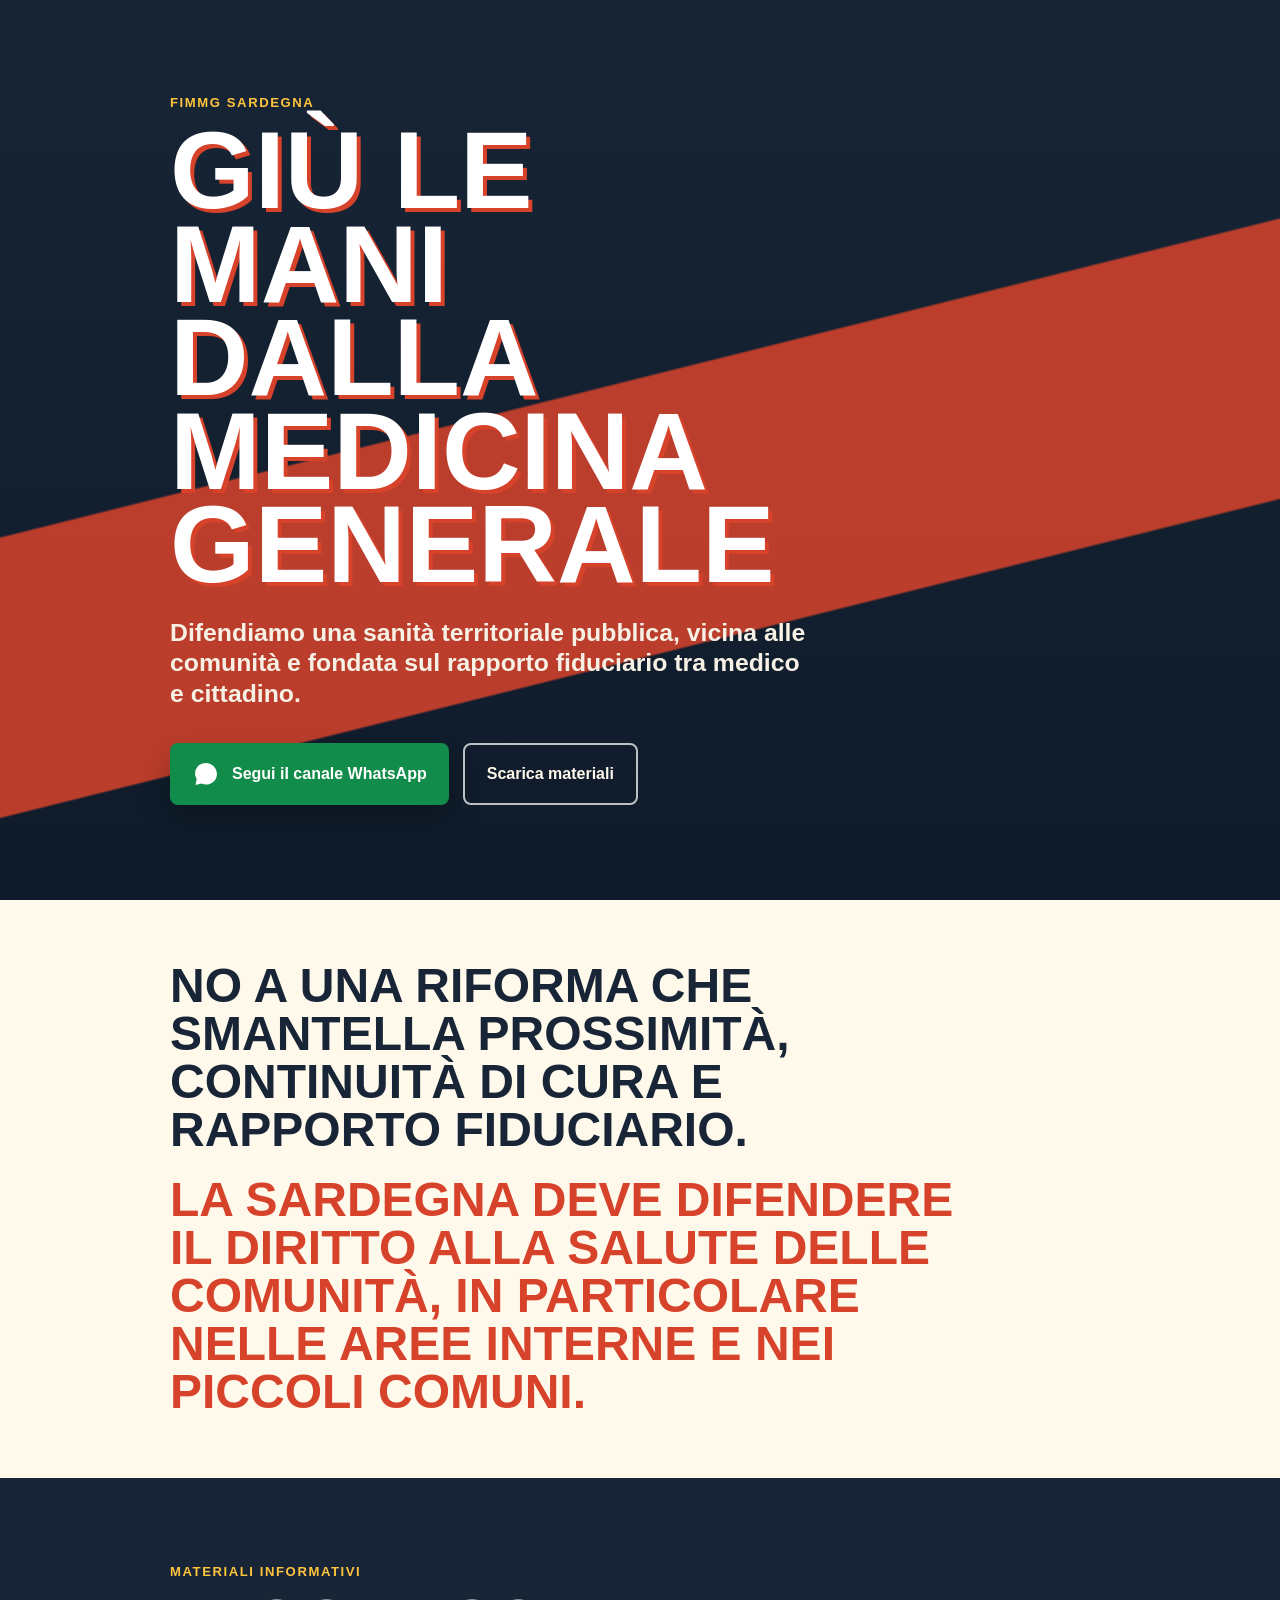
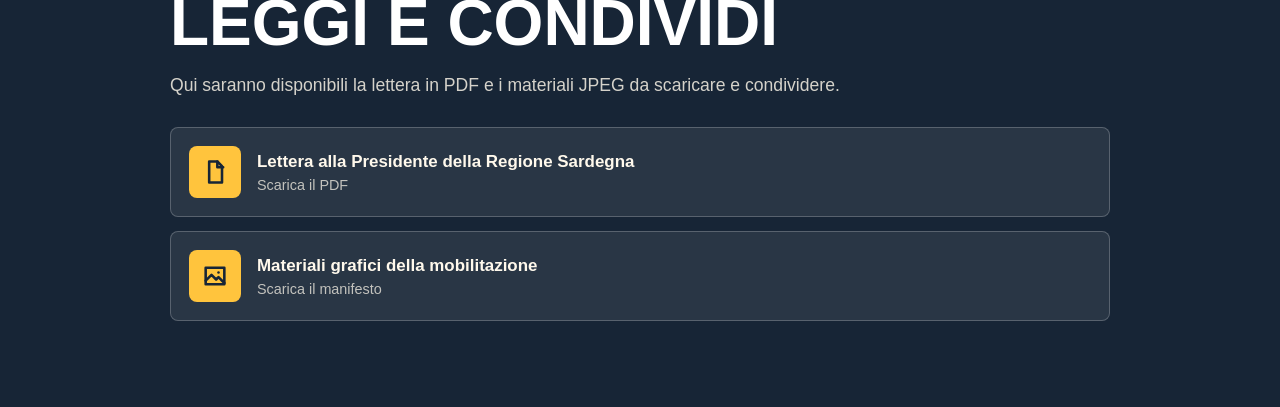
<file: index.html>
<!doctype html>
<html lang="it">
  <head>
    <meta charset="utf-8">
    <meta name="viewport" content="width=device-width, initial-scale=1">
    <meta name="theme-color" content="#172536">
    <meta
      name="description"
      content="Mobilitazione per difendere la medicina generale, la prossimità delle cure e il Servizio Sanitario Nazionale."
    >
    <title>Giù le mani dalla medicina generale</title>
    <link rel="stylesheet" href="styles.css">
  </head>
  <body>
    <main>
      <section class="hero" aria-labelledby="page-title">
        <div class="hero-copy">
          <p class="eyebrow">FIMMG Sardegna</p>
          <h1 id="page-title">Giù le mani dalla medicina generale</h1>
          <p class="intro">
            Difendiamo una sanità territoriale pubblica, vicina alle comunità
            e fondata sul rapporto fiduciario tra medico e cittadino.
          </p>

          <div class="actions" aria-label="Azioni principali">
            <a
              class="whatsapp-button"
              href="https://whatsapp.com/channel/0029VbCn4oeHltY0nbMgj103"
              target="_blank"
              rel="noopener noreferrer"
              aria-label="Apri il canale WhatsApp"
            >
              <svg viewBox="0 0 32 32" aria-hidden="true">
                <path d="M16 3.4C9.1 3.4 3.5 8.8 3.5 15.5c0 2.2.7 4.4 1.9 6.2L4 28.6l7-1.7c1.6.8 3.2 1.1 5 1.1 6.9 0 12.5-5.4 12.5-12.1S22.9 3.4 16 3.4Z" fill="currentColor"/>
                <path d="M22.3 18.7c-.3.9-1.9 1.8-2.6 1.9-.7.1-1.5.2-2.5-.2-.6-.2-1.3-.4-2.3-.9-4-1.7-6.7-5.7-6.9-5.9-.2-.3-1.6-2.1-1.6-4.1s1-2.9 1.4-3.3c.4-.4.8-.5 1.1-.5h.8c.3 0 .6 0 .9.6.3.8 1.1 2.8 1.2 3 .1.2.2.5.1.7-.1.3-.2.4-.3.6-.2.2-.4.4-.6.6-.2.2-.4.4-.1.8.2.4 1 1.7 2.2 2.7 1.5 1.3 2.8 1.7 3.2 1.9.4.2.7.1.9-.1.2-.3 1-1.2 1.3-1.5.3-.4.5-.3.9-.2.4.2 2.4 1.1 2.8 1.3.4.2.7.3.8.5.1.1.1 1-.2 2Z" fill="#fff"/>
              </svg>
              <span>Segui il canale WhatsApp</span>
            </a>
            <a class="secondary-button" href="#materiali">Scarica materiali</a>
          </div>

        </div>
      </section>

      <section class="message-band" aria-label="Messaggio della mobilitazione">
        <div class="message-inner">
          <p>
            No a una riforma che smantella prossimità, continuità di cura e
            rapporto fiduciario.
          </p>
          <p>
            La Sardegna deve difendere il diritto alla salute delle comunità,
            in particolare nelle aree interne e nei piccoli comuni.
          </p>
        </div>
      </section>

      <section class="materials" id="materiali" aria-labelledby="materials-title">
        <div class="section-heading">
          <p class="eyebrow">Materiali informativi</p>
          <h2 id="materials-title">Leggi e condividi</h2>
          <p>
            Qui saranno disponibili la lettera in PDF e i materiali JPEG da
            scaricare e condividere.
          </p>
        </div>

        <div class="download-list">
          <a class="download-item" href="materiali/lettera-regione-sardegna.pdf" download>
            <span class="download-icon" aria-hidden="true">
              <svg viewBox="0 0 24 24">
                <path d="M7 3h7l4 4v14H7z"/>
                <path d="M14 3v5h5"/>
              </svg>
            </span>
            <span>
              <strong>Lettera alla Presidente della Regione Sardegna</strong>
              <small>Scarica il PDF</small>
            </span>
          </a>

          <a class="download-item" href="assets/manifesto-medicina-generale.png" download>
            <span class="download-icon" aria-hidden="true">
              <svg viewBox="0 0 24 24">
                <path d="M4 5h16v14H4z"/>
                <path d="m4 16 5-5 4 4 2-2 5 5"/>
                <path d="M15 9h.01"/>
              </svg>
            </span>
            <span>
              <strong>Materiali grafici della mobilitazione</strong>
              <small>Scarica il manifesto</small>
            </span>
          </a>
        </div>
      </section>
    </main>
  </body>
</html>
</file>
<file: styles.css>
:root {
  color-scheme: light;
  --ink: #172536;
  --cream: #f7f1e5;
  --paper: #fff9ec;
  --red: #d7422b;
  --yellow: #ffc43d;
  --teal: #55c6bf;
  --green: #128c4b;
  --whatsapp: #25d366;
  --line: rgba(255, 255, 255, 0.22);
  --shadow: 0 24px 70px rgba(10, 18, 30, 0.24);
}

* {
  box-sizing: border-box;
}

html {
  min-height: 100%;
  scroll-behavior: smooth;
}

body {
  min-height: 100vh;
  margin: 0;
  font-family: Arial, Helvetica, sans-serif;
  color: var(--paper);
  background: var(--ink);
}

body::before {
  position: fixed;
  inset: 0;
  z-index: -1;
  content: "";
  background:
    linear-gradient(166deg, transparent 0 44%, rgba(215, 66, 43, 0.86) 44.2% 67%, transparent 67.2%),
    linear-gradient(180deg, #172536 0%, #0f1b2a 100%);
}

main {
  overflow: hidden;
}

.hero {
  width: min(980px, 100%);
  min-height: 100vh;
  display: flex;
  align-items: center;
  margin: 0 auto;
  padding: clamp(28px, 6vw, 72px) 20px;
}

.hero-copy {
  max-width: 760px;
}

.eyebrow {
  margin: 0 0 14px;
  color: var(--yellow);
  font-size: 0.82rem;
  font-weight: 900;
  letter-spacing: 0.12em;
  text-transform: uppercase;
}

h1,
h2 {
  margin: 0;
  font-weight: 900;
  letter-spacing: 0;
  text-transform: uppercase;
}

h1 {
  max-width: 10ch;
  color: #ffffff;
  font-size: clamp(3rem, 10vw, 6.8rem);
  line-height: 0.86;
  text-shadow: 4px 4px 0 var(--red);
}

h2 {
  color: #ffffff;
  font-size: clamp(2rem, 5vw, 4.2rem);
  line-height: 0.95;
}

.intro {
  max-width: 650px;
  margin: 26px 0 0;
  color: var(--cream);
  font-size: clamp(1.12rem, 2.2vw, 1.55rem);
  font-weight: 800;
  line-height: 1.22;
}

.actions {
  display: flex;
  flex-wrap: wrap;
  gap: 14px;
  margin-top: 34px;
}

.whatsapp-button,
.secondary-button,
.download-item {
  border-radius: 8px;
  text-decoration: none;
}

.whatsapp-button,
.secondary-button {
  min-height: 62px;
  display: inline-flex;
  align-items: center;
  justify-content: center;
  padding: 17px 22px;
  font-size: 1rem;
  font-weight: 900;
  line-height: 1.1;
  transition: transform 160ms ease, box-shadow 160ms ease, background 160ms ease;
}

.whatsapp-button {
  gap: 12px;
  color: #ffffff;
  background: var(--green);
  box-shadow: 0 14px 30px rgba(0, 0, 0, 0.24);
}

.whatsapp-button:hover,
.whatsapp-button:focus-visible,
.secondary-button:hover,
.secondary-button:focus-visible,
.download-item:hover,
.download-item:focus-visible {
  transform: translateY(-2px);
}

.whatsapp-button:focus-visible,
.secondary-button:focus-visible,
.download-item:focus-visible {
  outline: 3px solid rgba(255, 196, 61, 0.55);
  outline-offset: 4px;
}

.whatsapp-button svg {
  flex: 0 0 auto;
  width: 28px;
  height: 28px;
  color: #ffffff;
}

.secondary-button {
  color: var(--paper);
  border: 2px solid rgba(255, 255, 255, 0.72);
}

.message-band {
  background: var(--paper);
  color: var(--ink);
}

.message-inner {
  width: min(980px, 100%);
  margin: 0 auto;
  padding: clamp(34px, 6vw, 62px) 20px;
}

.message-inner p {
  max-width: 820px;
  margin: 0;
  font-size: clamp(1.35rem, 4vw, 3rem);
  font-weight: 900;
  line-height: 1;
  text-transform: uppercase;
}

.message-inner p + p {
  margin-top: 22px;
  color: var(--red);
}

.materials {
  width: min(980px, 100%);
  margin: 0 auto;
  padding: clamp(48px, 8vw, 86px) 20px;
}

.section-heading {
  max-width: 680px;
}

.section-heading p:not(.eyebrow) {
  margin: 18px 0 0;
  color: rgba(255, 249, 236, 0.82);
  font-size: 1.1rem;
  line-height: 1.55;
}

.download-list {
  display: grid;
  gap: 14px;
  margin-top: 28px;
}

.download-item {
  display: grid;
  grid-template-columns: 52px minmax(0, 1fr);
  align-items: center;
  gap: 16px;
  padding: 18px;
  color: var(--paper);
  background: rgba(255, 255, 255, 0.08);
  border: 1px solid var(--line);
}

.download-item.is-pending {
  opacity: 0.78;
}

.download-icon {
  width: 52px;
  height: 52px;
  display: grid;
  place-items: center;
  color: var(--ink);
  background: var(--yellow);
  border-radius: 8px;
}

.download-icon svg {
  width: 28px;
  height: 28px;
  fill: none;
  stroke: currentColor;
  stroke-linecap: round;
  stroke-linejoin: round;
  stroke-width: 2.2;
}

.download-item strong,
.download-item small {
  display: block;
}

.download-item strong {
  font-size: 1.06rem;
}

.download-item small {
  margin-top: 5px;
  color: rgba(255, 249, 236, 0.72);
  font-size: 0.9rem;
}

@media (max-width: 760px) {
  h1 {
    max-width: 9.5ch;
  }

  .actions {
    display: grid;
  }
}
</file>
